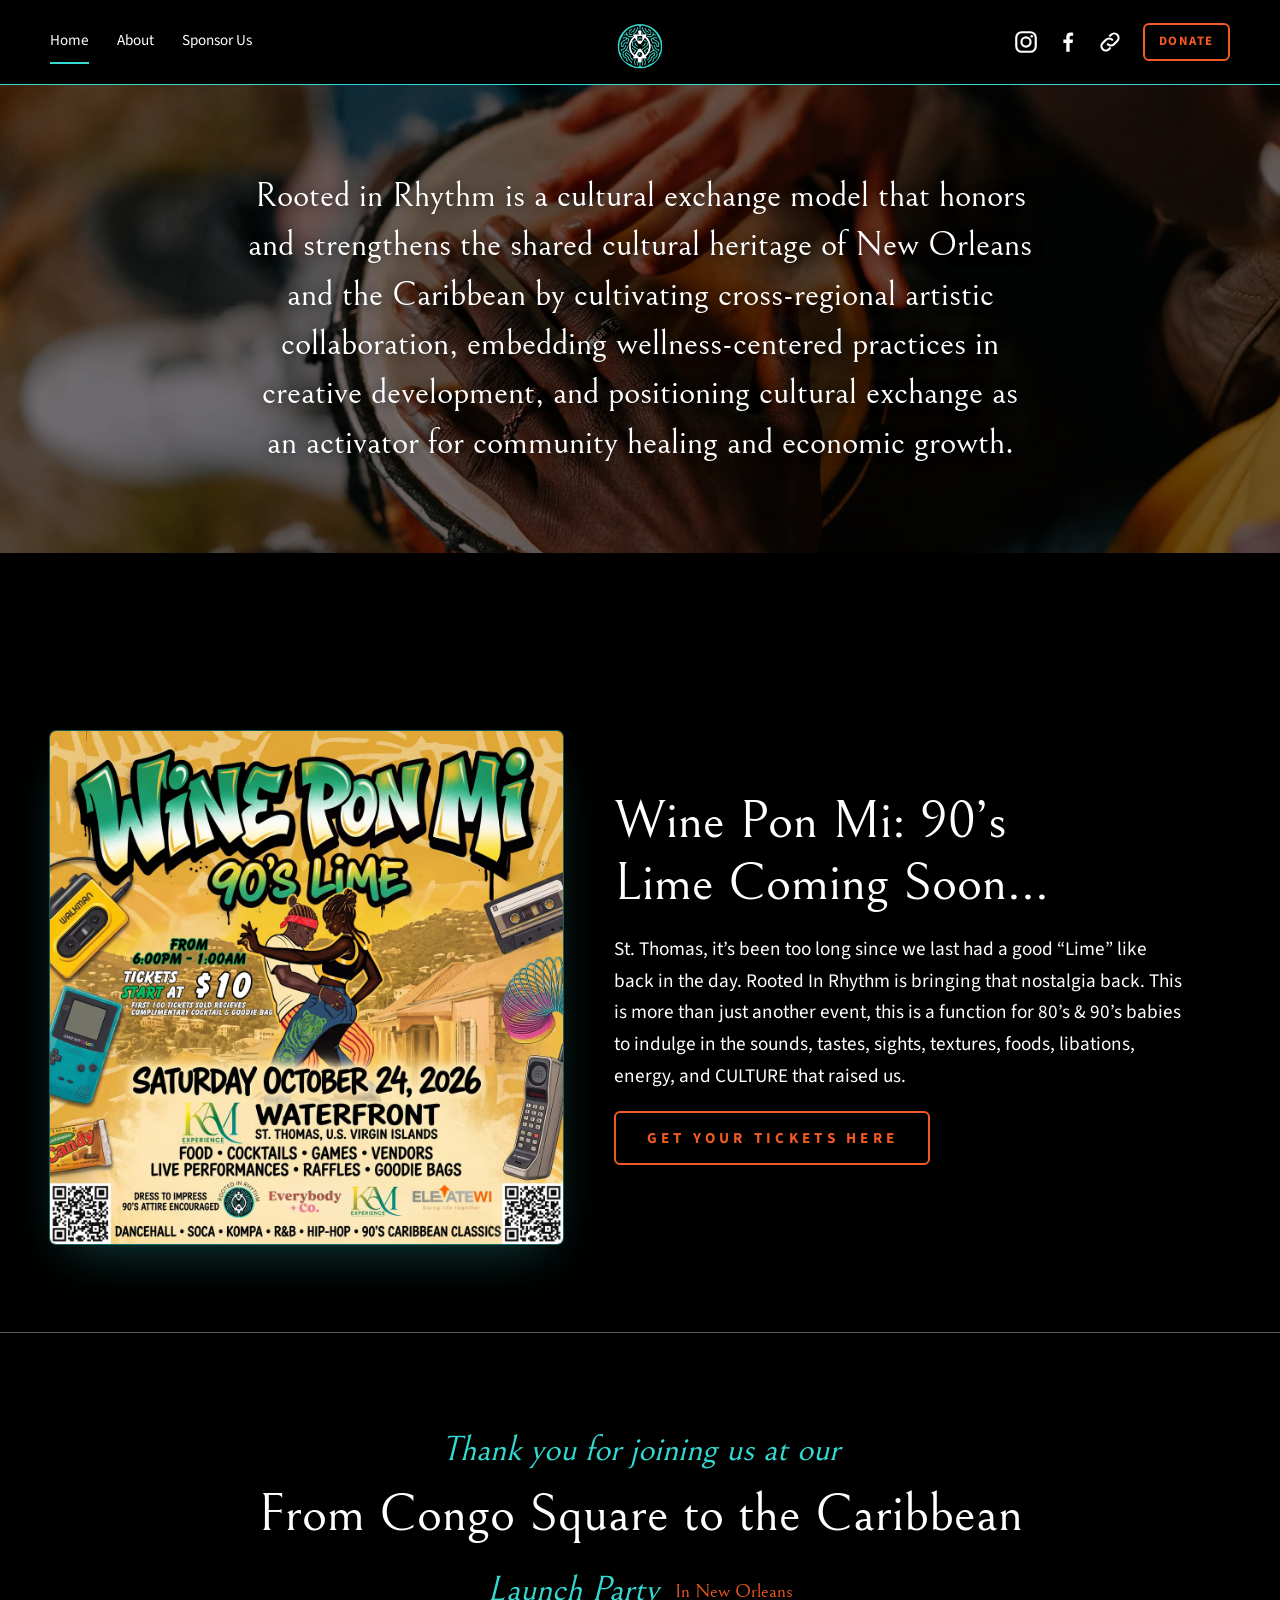
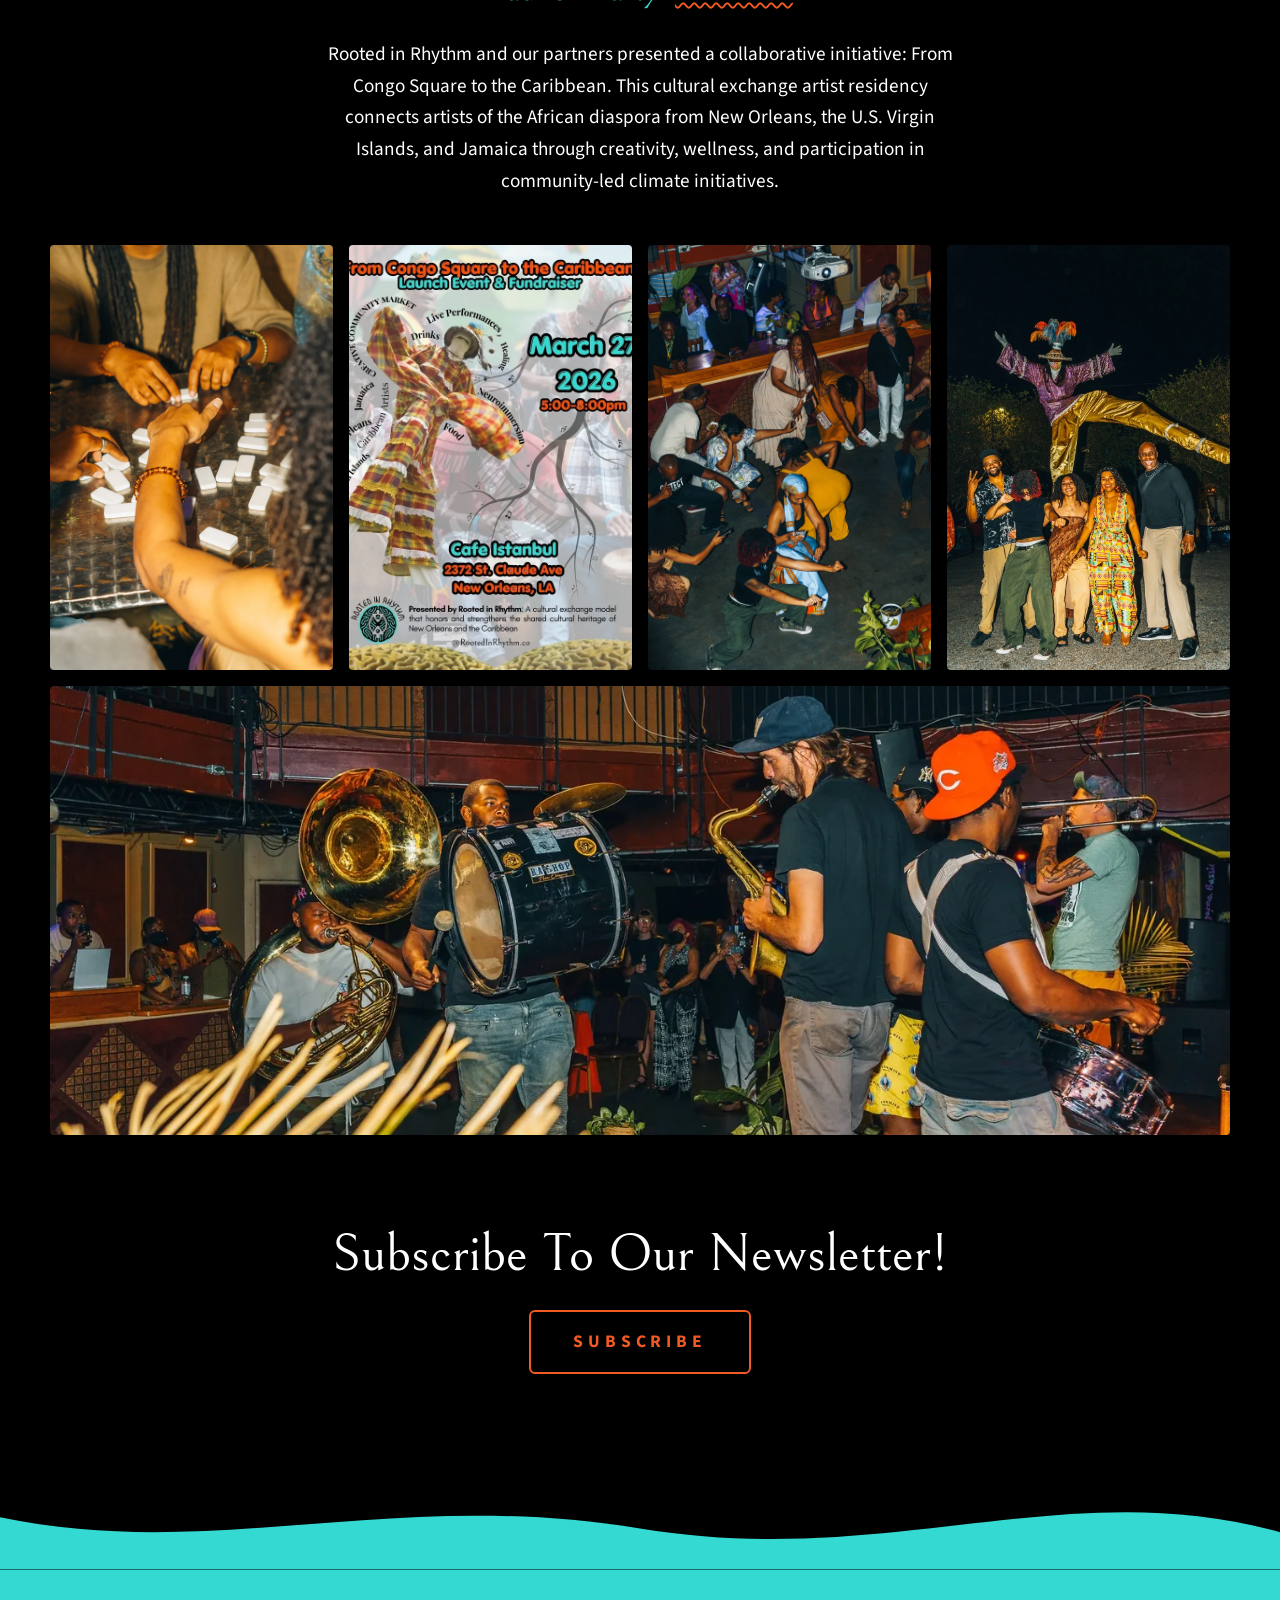
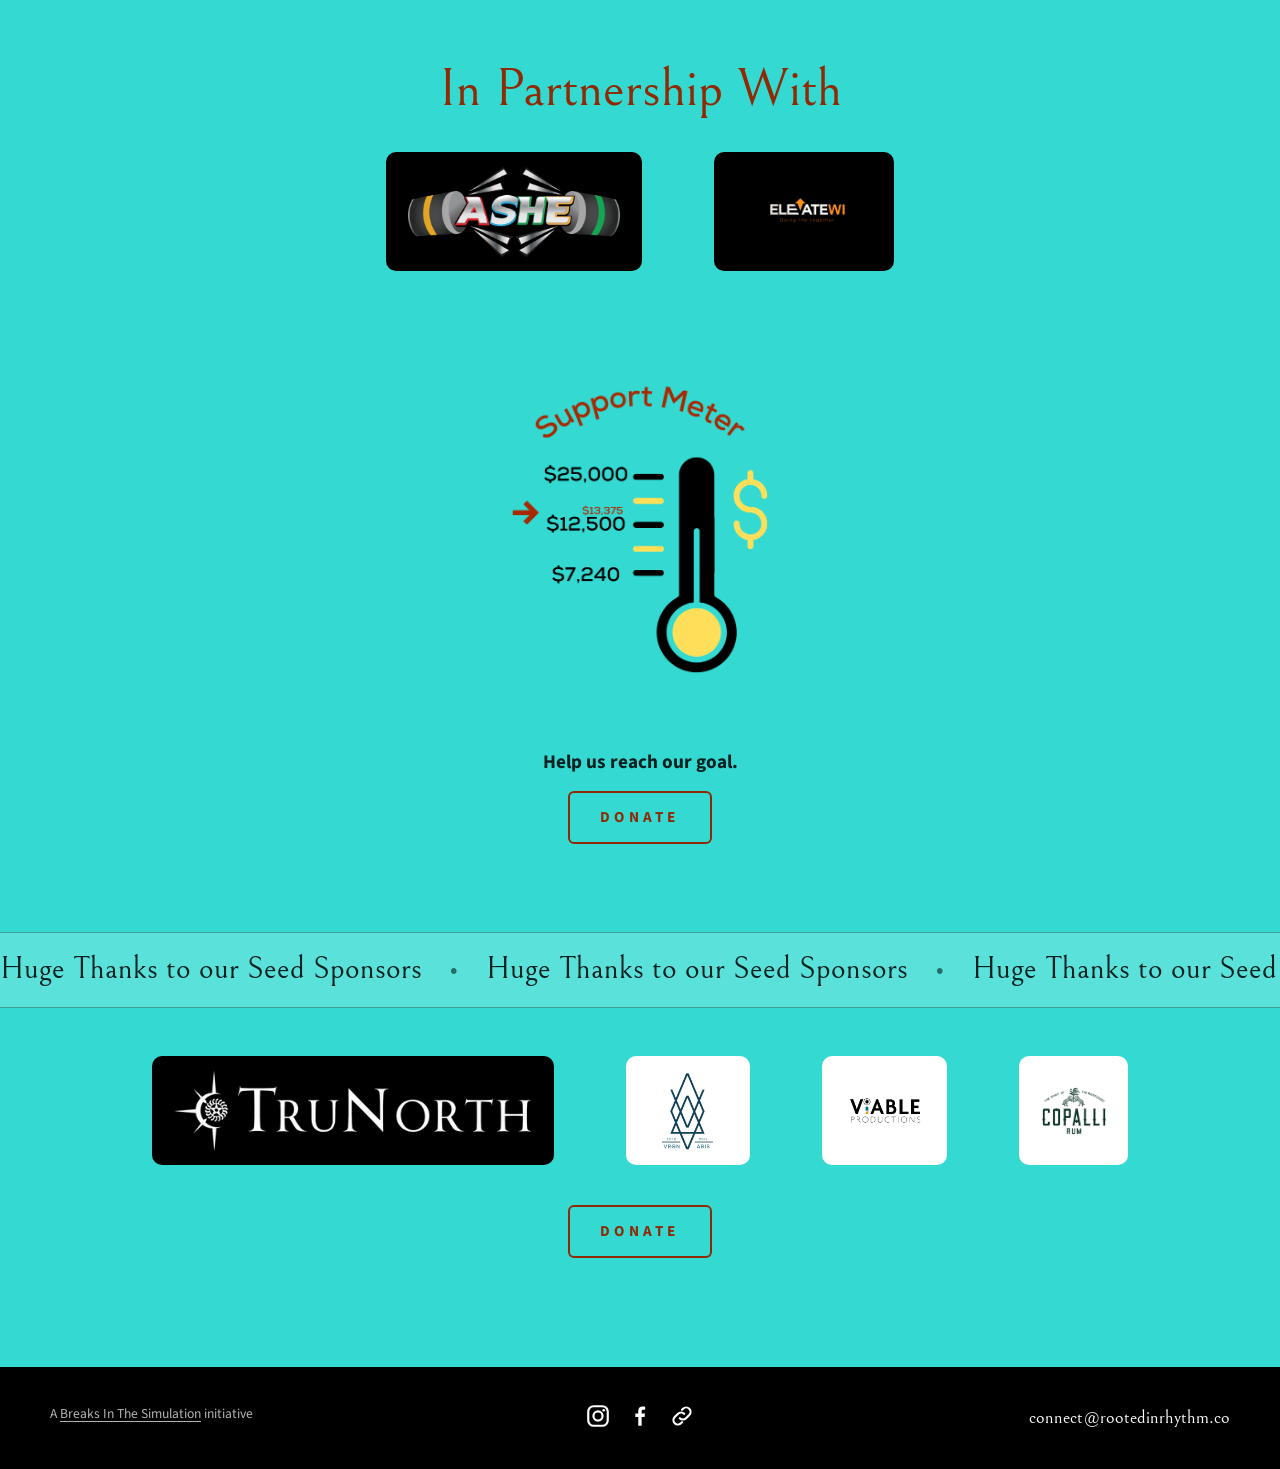
<file: index.html>
<!doctype html>
<html lang="en">
<head>
<meta charset="utf-8">
<meta name="viewport" content="width=device-width, initial-scale=1">
<title>Rooted In Rhythm</title>
<meta name="description" content="Rooted in Rhythm is a cultural exchange model connecting New Orleans and the Caribbean through artist collaboration, wellness and community.">
<meta property="og:site_name" content="Rooted In Rhythm">
<meta property="og:title" content="Rooted In Rhythm">
<meta property="og:description" content="Rooted in Rhythm is a cultural exchange model connecting New Orleans and the Caribbean through artist collaboration, wellness and community.">
<meta property="og:type" content="website">
<meta property="og:image" content="/img/logo.webp">
<meta name="theme-color" content="#000000">
<link rel="icon" href="/img/logo.webp" type="image/webp">
<link rel="preload" href="/fonts/Bellefair-400.woff2" as="font" type="font/woff2" crossorigin>
<link rel="stylesheet" href="/css/site.css">
</head>
<body data-page="home">
<a class="skip" href="#main">Skip to content</a>
<header class="site-header">
<div class="site-header__bar">
<button class="menu-btn" type="button" aria-expanded="false" aria-controls="site-nav" data-menu><span class="menu-btn__bars" aria-hidden="true"></span><span class="sr-only">Menu</span></button>
<nav class="site-nav" id="site-nav" aria-label="Main"><a href="/" aria-current="page">Home</a><a href="/about">About</a><a href="/sponsor-us">Sponsor Us</a></nav>
<a class="brand" href="/"><img src="/img/logo.webp" width="84" height="75" alt="Rooted In Rhythm"></a>
<div class="site-header__right"><div class="social social--head"><a href="https://www.instagram.com/rootedinrhythm.co/" target="_blank" rel="noopener noreferrer" aria-label="Instagram"><svg viewBox="0 0 24 24" aria-hidden="true"><rect x="3" y="3" width="18" height="18" rx="5" fill="none" stroke="currentColor" stroke-width="2"/><circle cx="12" cy="12" r="4.2" fill="none" stroke="currentColor" stroke-width="2"/><circle cx="17.3" cy="6.7" r="1.2" fill="currentColor"/></svg></a><a href="https://www.facebook.com/rootedinrhythm.co" target="_blank" rel="noopener noreferrer" aria-label="Facebook"><svg viewBox="0 0 24 24" aria-hidden="true"><path fill="currentColor" d="M13.5 21v-8h2.7l.4-3.200h-3.100V7.800c0-.9.3-1.500 1.600-1.500h1.700V3.400C16.500 3.300 15.500 3.200 14.400 3.200c-2.400 0-4 1.400-4 4.100v2.500H7.700V13h2.700v8z"/></svg></a><a href="https://substack.com/@rootedinrhythmco" target="_blank" rel="noopener noreferrer" aria-label="Newsletter"><svg viewBox="0 0 24 24" aria-hidden="true"><path fill="none" stroke="currentColor" stroke-width="2" stroke-linecap="round" d="M10 14a4 4 0 0 0 5.700 0l3-3a4 4 0 0 0-5.700-5.700l-1 1M14 10a4 4 0 0 0-5.700 0l-3 3a4 4 0 0 0 5.700 5.700l1-1"/></svg></a></div><a class="btn btn--sm" href="https://www.paypal.com/donate/?hosted_button_id=C93SNBPCQ8GFW" target="_blank" rel="noopener noreferrer">Donate</a></div>
</div>
</header>
<main id="main">

<section class="hero hero--home">
<img class="hero__img" src="/img/hero-home.webp" width="2000" height="1125" alt="" fetchpriority="high">
<div class="hero__shade"></div>
<div class="wrap"><h1 class="hero__mission">Rooted in Rhythm is a cultural exchange model that honors and strengthens the shared cultural heritage of New Orleans and the Caribbean by cultivating cross-regional artistic collaboration, embedding wellness-centered practices in creative development, and positioning cultural exchange as an activator for community healing and economic growth.</h1></div>
</section>
<div class="wave" style="--wave-bg:#000" aria-hidden="true"><svg viewBox="0 0 1440 120" preserveAspectRatio="none"><path fill="#000" d="M0,0 L1440,0 L1440,50 C1200,130 1000,0 720,55 C440,110 240,10 0,70 Z"/></svg></div>
<section class="band band--black event">
<div class="wrap event__grid">
<a class="event__flyer" href="https://www.eventbrite.com/e/wine-pon-mi-90s-lime-tickets-2000869875660?aff=ebdsoporgprofile" target="_blank" rel="noopener noreferrer"><img src="/img/wine-pon-mi.webp" width="1200" height="1200" alt="Wine Pon Mi 90’s Lime flyer: Saturday October 24, 2026, Waterfront, St. Thomas, U.S. Virgin Islands" loading="lazy"></a>
<div class="event__text">
<h2 class="display">Wine Pon Mi: 90’s Lime Coming Soon...</h2>
<p>St. Thomas, it’s been too long since we last had a good “Lime” like back in the day. Rooted In Rhythm is bringing that nostalgia back. This is more than just another event, this is a function for 80’s &amp; 90’s babies to indulge in the sounds, tastes, sights, textures, foods, libations, energy, and CULTURE that raised us.</p>
<p><a class="btn" href="https://www.eventbrite.com/e/wine-pon-mi-90s-lime-tickets-2000869875660?aff=ebdsoporgprofile" target="_blank" rel="noopener noreferrer">Get your tickets here</a></p>
</div>
</div>
</section>
<section class="band band--black launch">
<div class="wrap">
<div class="launch__head">
<p class="script">Thank you for joining us at our</p>
<h2 class="display">From Congo Square to the Caribbean</h2>
<p class="script script--accent">Launch Party <span class="tag">In New Orleans</span></p>
<p class="launch__copy">Rooted in Rhythm and our partners presented a collaborative initiative: From Congo Square to the Caribbean. This cultural exchange artist residency connects artists of the African diaspora from New Orleans, the U.S. Virgin Islands, and Jamaica through creativity, wellness, and participation in community-led climate initiatives.</p>
</div>
<div class="gallery">
<figure class="g g--a"><img src="/img/dominoes.webp" width="1200" height="1800" alt="Hands playing dominoes at the launch party" loading="lazy"></figure>
<figure class="g g--b"><img src="/img/congo-flyer.webp" width="700" height="906" alt="From Congo Square to the Caribbean launch party flyer" loading="lazy"></figure>
<figure class="g g--c"><img src="/img/dancing.webp" width="1200" height="1800" alt="Guests dancing at the launch party, seen from above" loading="lazy"></figure>
<figure class="g g--d"><img src="/img/stilts.webp" width="853" height="1280" alt="A stilt walker and guests at the launch party" loading="lazy"></figure>
<figure class="g g--e"><img src="/img/band.webp" width="1400" height="934" alt="A brass band performing at the launch party" loading="lazy"></figure>
</div>
</div>
</section>
<section class="band band--black news">
<div class="wrap wrap--narrow center">
<h2 class="display">Subscribe To Our Newsletter!</h2>
<p><a class="btn btn--lg" href="https://substack.com/@rootedinrhythmco" target="_blank" rel="noopener noreferrer">Subscribe</a></p>
</div>
</section>
<div class="wave wave--up" style="--wave-bg:#000" aria-hidden="true"><svg viewBox="0 0 1440 120" preserveAspectRatio="none"><path fill="#34dad2" d="M0,120 L1440,120 L1440,70 C1200,-10 1000,120 720,65 C440,10 240,110 0,50 Z"/></svg></div>
<section class="band band--teal partners">
<div class="wrap">
<h2 class="display display--accent center">In Partnership With</h2>
<ul class="logos logos--partners"><li><a class="chip chip--dark" href="https://theashecompany.org/" target="_blank" rel="noopener noreferrer"><img src="/img/ashe.webp" width="600" height="255" alt="The Ashe Company" loading="lazy"></a></li><li><a class="chip chip--dark" href="https://www.wielevate.org/" target="_blank" rel="noopener noreferrer"><img src="/img/elevatewi.webp" width="600" height="400" alt="ElevateWI" loading="lazy"></a></li></ul>
<div class="meter">
<img src="/img/support-meter.webp" width="700" height="875" alt="Support meter: fundraising goal of $25,000" loading="lazy">
<div class="meter__cta"><p>Help us reach our goal.</p><a class="btn btn--dark" href="https://www.paypal.com/donate/?hosted_button_id=B4NMF6TV4ZBCL" target="_blank" rel="noopener noreferrer">Donate</a></div>
</div>
</div>
</section>
<section class="band band--teal sponsors">
<div class="marquee" role="presentation"><div class="marquee__track" aria-hidden="true"><span>Huge Thanks to our Seed Sponsors</span><span class="dot" aria-hidden="true">&bull;</span><span>Huge Thanks to our Seed Sponsors</span><span class="dot" aria-hidden="true">&bull;</span><span>Huge Thanks to our Seed Sponsors</span><span class="dot" aria-hidden="true">&bull;</span><span>Huge Thanks to our Seed Sponsors</span><span class="dot" aria-hidden="true">&bull;</span><span>Huge Thanks to our Seed Sponsors</span><span class="dot" aria-hidden="true">&bull;</span><span>Huge Thanks to our Seed Sponsors</span><span class="dot" aria-hidden="true">&bull;</span><span>Huge Thanks to our Seed Sponsors</span><span class="dot" aria-hidden="true">&bull;</span><span>Huge Thanks to our Seed Sponsors</span><span class="dot" aria-hidden="true">&bull;</span><span>Huge Thanks to our Seed Sponsors</span><span class="dot" aria-hidden="true">&bull;</span><span>Huge Thanks to our Seed Sponsors</span><span class="dot" aria-hidden="true">&bull;</span><span>Huge Thanks to our Seed Sponsors</span><span class="dot" aria-hidden="true">&bull;</span><span>Huge Thanks to our Seed Sponsors</span><span class="dot" aria-hidden="true">&bull;</span></div><p class="sr-only">Huge Thanks to our Seed Sponsors</p></div>
<div class="wrap">
<ul class="logos logos--sponsors"><li><a class="chip chip--dark" href="https://www.trunorth.institute/" target="_blank" rel="noopener noreferrer"><img src="/img/trunorth.webp" width="446" height="100" alt="TruNorth" loading="lazy"></a></li><li><a class="chip chip--light" href="https://www.virginabis.com/" target="_blank" rel="noopener noreferrer"><img src="/img/virgin-abis.webp" width="600" height="600" alt="Virgin ABIS" loading="lazy"></a></li><li><a class="chip chip--light" href="https://www.viableproductions.co/" target="_blank" rel="noopener noreferrer"><img src="/img/viable.webp" width="600" height="600" alt="Viable Productions" loading="lazy"></a></li><li><a class="chip chip--light" href="https://www.copallirum.com/" target="_blank" rel="noopener noreferrer"><img src="/img/copalli.webp" width="600" height="750" alt="Copalli Rum" loading="lazy"></a></li></ul>
<p class="center"><a class="btn btn--dark" href="https://www.paypal.com/donate/?hosted_button_id=C93SNBPCQ8GFW" target="_blank" rel="noopener noreferrer">Donate</a></p>
</div>
</section>
</main>
<footer class="site-footer">
<div class="site-footer__inner">
<div class="social social--foot"><a href="https://www.instagram.com/rootedinrhythm.co/" target="_blank" rel="noopener noreferrer" aria-label="Instagram"><svg viewBox="0 0 24 24" aria-hidden="true"><rect x="3" y="3" width="18" height="18" rx="5" fill="none" stroke="currentColor" stroke-width="2"/><circle cx="12" cy="12" r="4.2" fill="none" stroke="currentColor" stroke-width="2"/><circle cx="17.3" cy="6.7" r="1.2" fill="currentColor"/></svg></a><a href="https://www.facebook.com/rootedinrhythm.co" target="_blank" rel="noopener noreferrer" aria-label="Facebook"><svg viewBox="0 0 24 24" aria-hidden="true"><path fill="currentColor" d="M13.5 21v-8h2.7l.4-3.200h-3.100V7.800c0-.9.3-1.500 1.600-1.500h1.700V3.400C16.500 3.300 15.500 3.200 14.400 3.200c-2.400 0-4 1.400-4 4.100v2.500H7.700V13h2.700v8z"/></svg></a><a href="https://substack.com/@rootedinrhythmco" target="_blank" rel="noopener noreferrer" aria-label="Newsletter"><svg viewBox="0 0 24 24" aria-hidden="true"><path fill="none" stroke="currentColor" stroke-width="2" stroke-linecap="round" d="M10 14a4 4 0 0 0 5.700 0l3-3a4 4 0 0 0-5.700-5.700l-1 1M14 10a4 4 0 0 0-5.700 0l-3 3a4 4 0 0 0 5.700 5.700l1-1"/></svg></a></div>
<p class="site-footer__mail"><a href="mailto:connect@rootedinrhythm.co">connect@rootedinrhythm.co</a></p>
<p class="site-footer__bits">A <a href="https://bits-nola.vercel.app" target="_blank" rel="noopener noreferrer">Breaks In The Simulation</a> initiative</p>
</div>
</footer>
<script src="/js/site.js" defer></script>
</body>
</html>
</file>
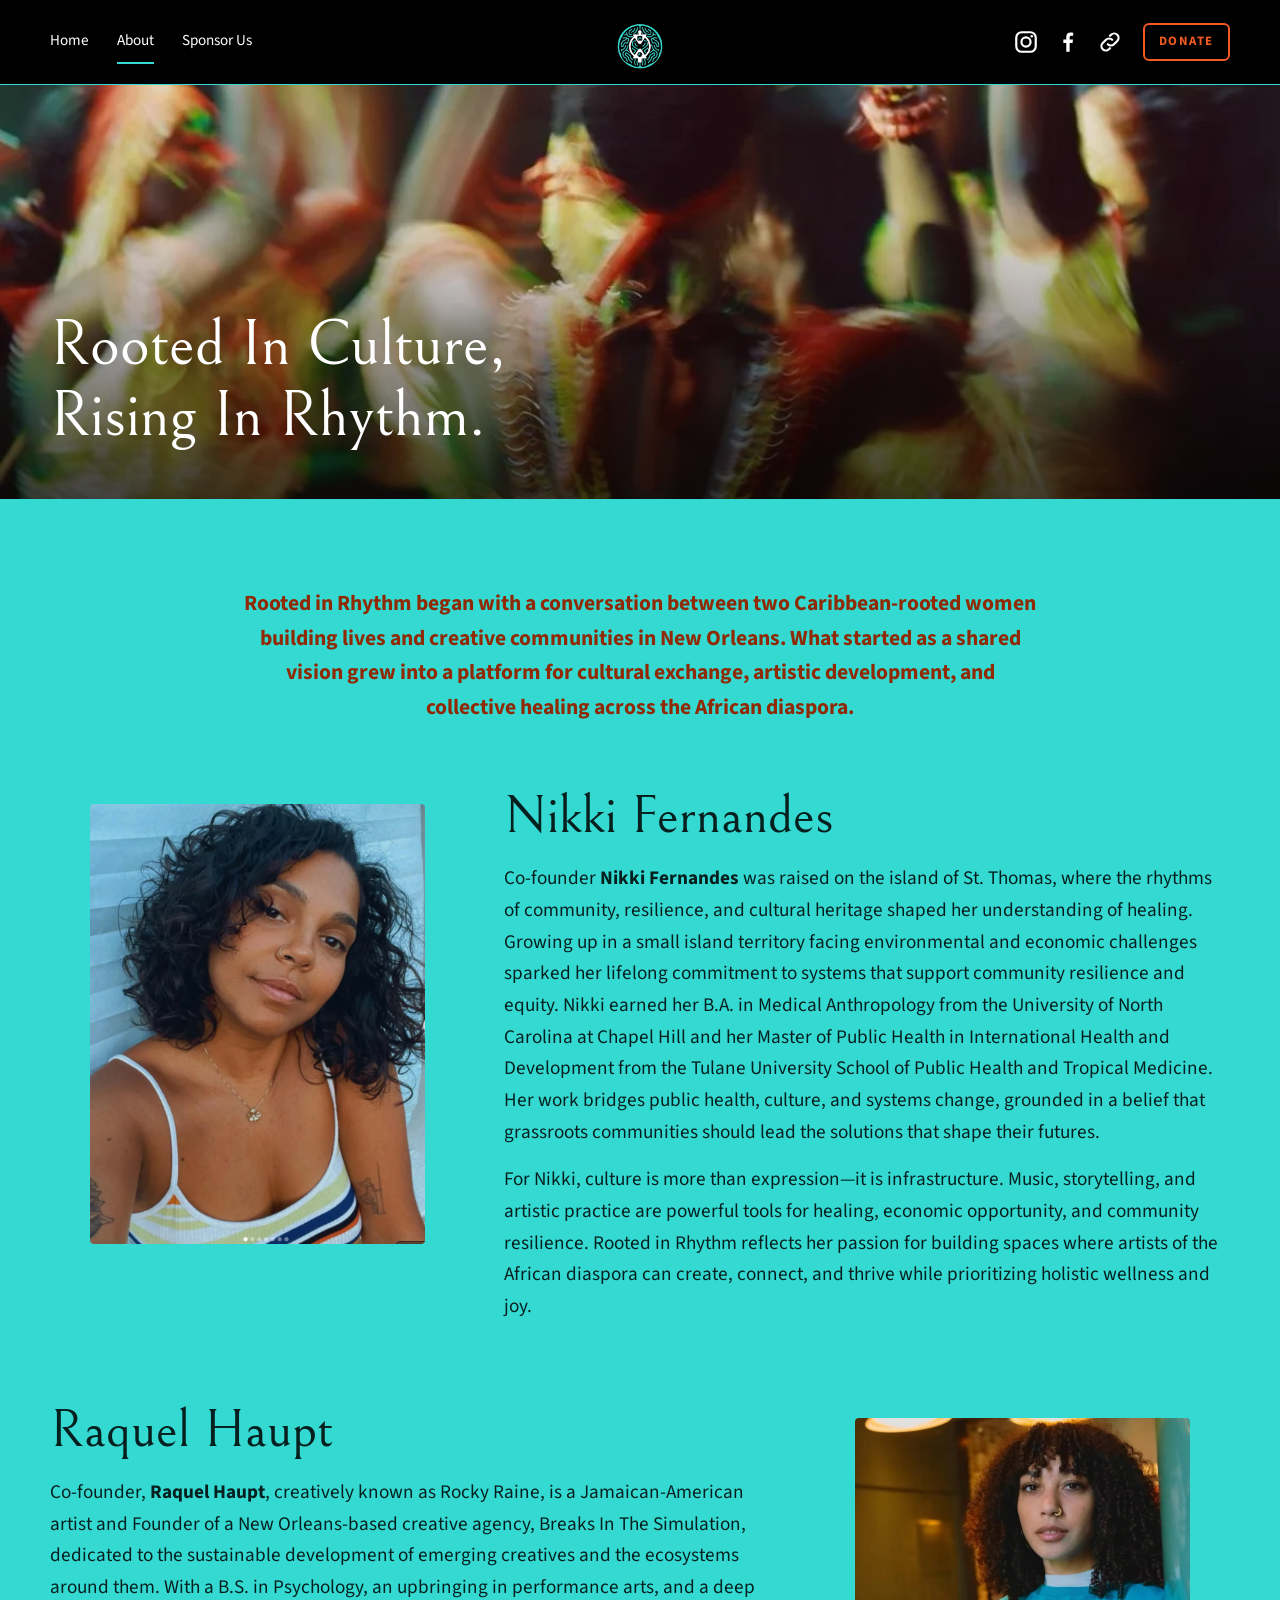
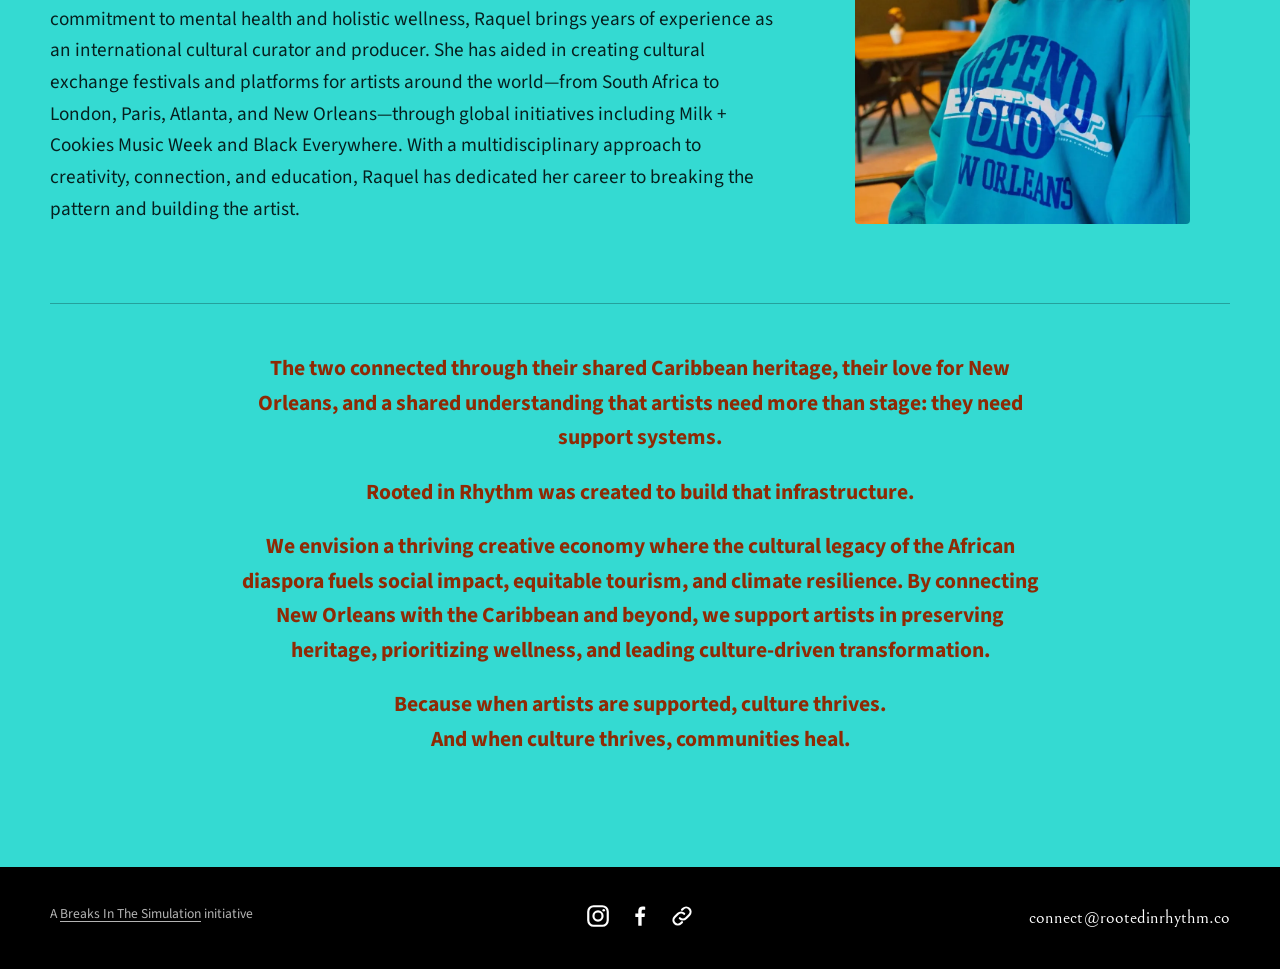
<file: about.html>
<!doctype html>
<html lang="en">
<head>
<meta charset="utf-8">
<meta name="viewport" content="width=device-width, initial-scale=1">
<title>About - Rooted In Rhythm</title>
<meta name="description" content="Rooted in Rhythm began with a conversation between two Caribbean-rooted women building lives and creative communities in New Orleans.">
<meta property="og:site_name" content="Rooted In Rhythm">
<meta property="og:title" content="About - Rooted In Rhythm">
<meta property="og:description" content="Rooted in Rhythm began with a conversation between two Caribbean-rooted women building lives and creative communities in New Orleans.">
<meta property="og:type" content="website">
<meta property="og:image" content="/img/logo.webp">
<meta name="theme-color" content="#000000">
<link rel="icon" href="/img/logo.webp" type="image/webp">
<link rel="preload" href="/fonts/Bellefair-400.woff2" as="font" type="font/woff2" crossorigin>
<link rel="stylesheet" href="/css/site.css">
</head>
<body data-page="about">
<a class="skip" href="#main">Skip to content</a>
<header class="site-header">
<div class="site-header__bar">
<button class="menu-btn" type="button" aria-expanded="false" aria-controls="site-nav" data-menu><span class="menu-btn__bars" aria-hidden="true"></span><span class="sr-only">Menu</span></button>
<nav class="site-nav" id="site-nav" aria-label="Main"><a href="/">Home</a><a href="/about" aria-current="page">About</a><a href="/sponsor-us">Sponsor Us</a></nav>
<a class="brand" href="/"><img src="/img/logo.webp" width="84" height="75" alt="Rooted In Rhythm"></a>
<div class="site-header__right"><div class="social social--head"><a href="https://www.instagram.com/rootedinrhythm.co/" target="_blank" rel="noopener noreferrer" aria-label="Instagram"><svg viewBox="0 0 24 24" aria-hidden="true"><rect x="3" y="3" width="18" height="18" rx="5" fill="none" stroke="currentColor" stroke-width="2"/><circle cx="12" cy="12" r="4.2" fill="none" stroke="currentColor" stroke-width="2"/><circle cx="17.3" cy="6.7" r="1.2" fill="currentColor"/></svg></a><a href="https://www.facebook.com/rootedinrhythm.co" target="_blank" rel="noopener noreferrer" aria-label="Facebook"><svg viewBox="0 0 24 24" aria-hidden="true"><path fill="currentColor" d="M13.5 21v-8h2.7l.4-3.200h-3.100V7.800c0-.9.3-1.500 1.600-1.500h1.700V3.400C16.500 3.300 15.500 3.200 14.400 3.200c-2.400 0-4 1.400-4 4.100v2.500H7.700V13h2.700v8z"/></svg></a><a href="https://substack.com/@rootedinrhythmco" target="_blank" rel="noopener noreferrer" aria-label="Newsletter"><svg viewBox="0 0 24 24" aria-hidden="true"><path fill="none" stroke="currentColor" stroke-width="2" stroke-linecap="round" d="M10 14a4 4 0 0 0 5.700 0l3-3a4 4 0 0 0-5.700-5.700l-1 1M14 10a4 4 0 0 0-5.700 0l-3 3a4 4 0 0 0 5.700 5.700l1-1"/></svg></a></div><a class="btn btn--sm" href="https://www.paypal.com/donate/?hosted_button_id=C93SNBPCQ8GFW" target="_blank" rel="noopener noreferrer">Donate</a></div>
</div>
</header>
<main id="main">

<section class="hero hero--page hero--about">
<img class="hero__img" src="/img/hero-about.webp" width="1200" height="1600" alt="" fetchpriority="high">
<div class="hero__shade hero__shade--bottom"></div>
<div class="wrap"><h1 class="hero__title">Rooted In Culture, Rising In Rhythm.</h1></div>
</section>
<section class="band band--teal about">
<div class="wrap">
<p class="lead lead--accent center">Rooted in Rhythm began with a conversation between two Caribbean-rooted women building lives and creative communities in New Orleans. What started as a shared vision grew into a platform for cultural exchange, artistic development, and collective healing across the African diaspora.</p>
<article class="bio">
<figure><img src="/img/nikki.webp" width="900" height="1180" alt="Nikki Fernandes" loading="lazy"></figure>
<div>
<h2 class="display">Nikki Fernandes</h2>
<p>Co-founder <strong>Nikki Fernandes</strong> was raised on the island of St. Thomas, where the rhythms of community, resilience, and cultural heritage shaped her understanding of healing. Growing up in a small island territory facing environmental and economic challenges sparked her lifelong commitment to systems that support community resilience and equity. Nikki earned her B.A. in Medical Anthropology from the University of North Carolina at Chapel Hill and her Master of Public Health in International Health and Development from the Tulane University School of Public Health and Tropical Medicine. Her work bridges public health, culture, and systems change, grounded in a belief that grassroots communities should lead the solutions that shape their futures.</p>
<p>For Nikki, culture is more than expression—it is infrastructure. Music, storytelling, and artistic practice are powerful tools for healing, economic opportunity, and community resilience. Rooted in Rhythm reflects her passion for building spaces where artists of the African diaspora can create, connect, and thrive while prioritizing holistic wellness and joy.</p>
</div>
</article>
<article class="bio bio--flip">
<figure><img src="/img/raquel.webp" width="900" height="1090" alt="Raquel Haupt, also known as Rocky Raine" loading="lazy"></figure>
<div>
<h2 class="display">Raquel Haupt</h2>
<p>Co-founder, <strong>Raquel Haupt</strong>, creatively known as Rocky Raine, is a Jamaican-American artist and Founder of a New Orleans-based creative agency, Breaks In The Simulation, dedicated to the sustainable development of emerging creatives and the ecosystems around them. With a B.S. in Psychology, an upbringing in performance arts, and a deep commitment to mental health and holistic wellness, Raquel brings years of experience as an international cultural curator and producer. She has aided in creating cultural exchange festivals and platforms for artists around the world—from South Africa to London, Paris, Atlanta, and New Orleans—through global initiatives including Milk + Cookies Music Week and Black Everywhere. With a multidisciplinary approach to creativity, connection, and education, Raquel has dedicated her career to breaking the pattern and building the artist.</p>
</div>
</article>
<div class="closing center">
<p class="lead lead--accent">The two connected through their shared Caribbean heritage, their love for New Orleans, and a shared understanding that artists need more than stage: they need support systems.</p>
<p class="lead lead--accent">Rooted in Rhythm was created to build that infrastructure.</p>
<p class="lead lead--accent">We envision a thriving creative economy where the cultural legacy of the African diaspora fuels social impact, equitable tourism, and climate resilience. By connecting New Orleans with the Caribbean and beyond, we support artists in preserving heritage, prioritizing wellness, and leading culture-driven transformation.</p>
<p class="lead lead--accent">Because when artists are supported, culture thrives.<br>And when culture thrives, communities heal.</p>
</div>
</div>
</section>
</main>
<footer class="site-footer">
<div class="site-footer__inner">
<div class="social social--foot"><a href="https://www.instagram.com/rootedinrhythm.co/" target="_blank" rel="noopener noreferrer" aria-label="Instagram"><svg viewBox="0 0 24 24" aria-hidden="true"><rect x="3" y="3" width="18" height="18" rx="5" fill="none" stroke="currentColor" stroke-width="2"/><circle cx="12" cy="12" r="4.2" fill="none" stroke="currentColor" stroke-width="2"/><circle cx="17.3" cy="6.7" r="1.2" fill="currentColor"/></svg></a><a href="https://www.facebook.com/rootedinrhythm.co" target="_blank" rel="noopener noreferrer" aria-label="Facebook"><svg viewBox="0 0 24 24" aria-hidden="true"><path fill="currentColor" d="M13.5 21v-8h2.7l.4-3.200h-3.100V7.800c0-.9.3-1.500 1.600-1.500h1.700V3.400C16.500 3.300 15.500 3.200 14.400 3.200c-2.400 0-4 1.400-4 4.100v2.500H7.700V13h2.700v8z"/></svg></a><a href="https://substack.com/@rootedinrhythmco" target="_blank" rel="noopener noreferrer" aria-label="Newsletter"><svg viewBox="0 0 24 24" aria-hidden="true"><path fill="none" stroke="currentColor" stroke-width="2" stroke-linecap="round" d="M10 14a4 4 0 0 0 5.700 0l3-3a4 4 0 0 0-5.700-5.700l-1 1M14 10a4 4 0 0 0-5.700 0l-3 3a4 4 0 0 0 5.700 5.700l1-1"/></svg></a></div>
<p class="site-footer__mail"><a href="mailto:connect@rootedinrhythm.co">connect@rootedinrhythm.co</a></p>
<p class="site-footer__bits">A <a href="https://bits-nola.vercel.app" target="_blank" rel="noopener noreferrer">Breaks In The Simulation</a> initiative</p>
</div>
</footer>
<script src="/js/site.js" defer></script>
</body>
</html>
</file>
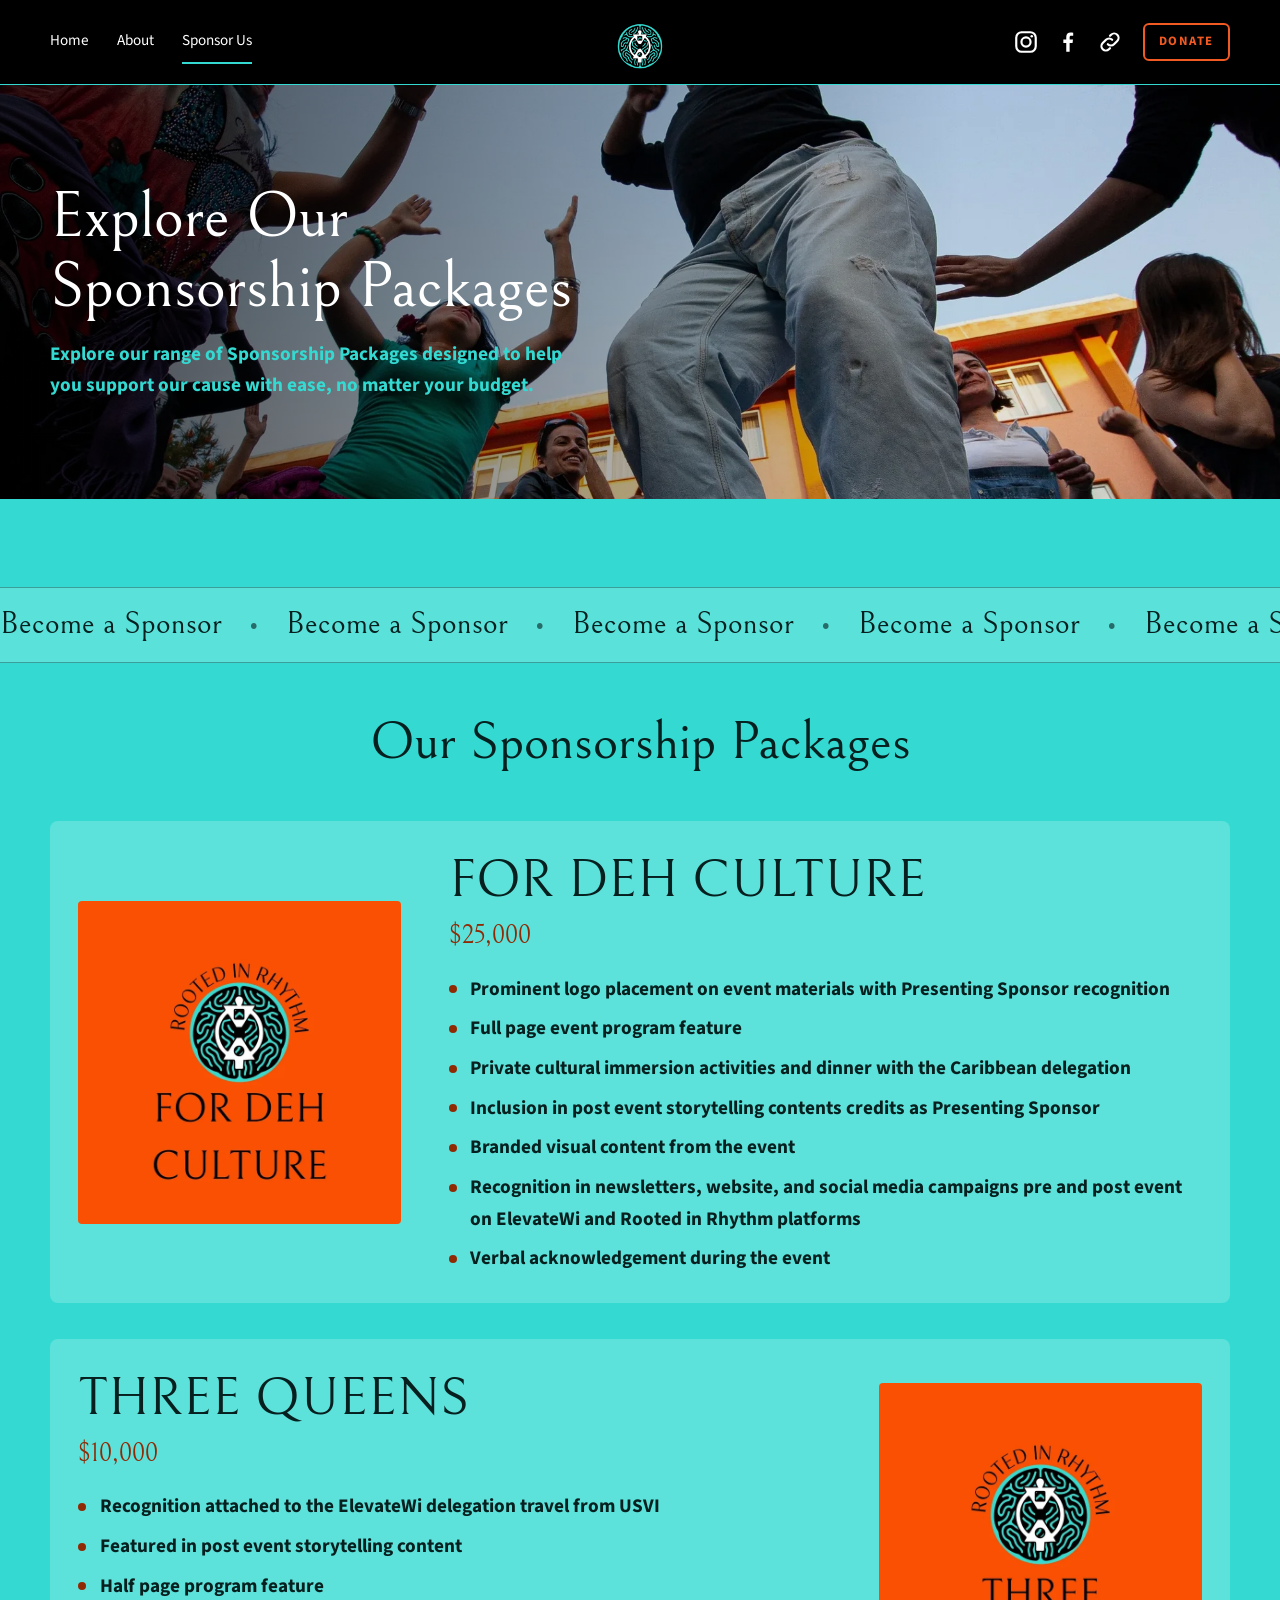
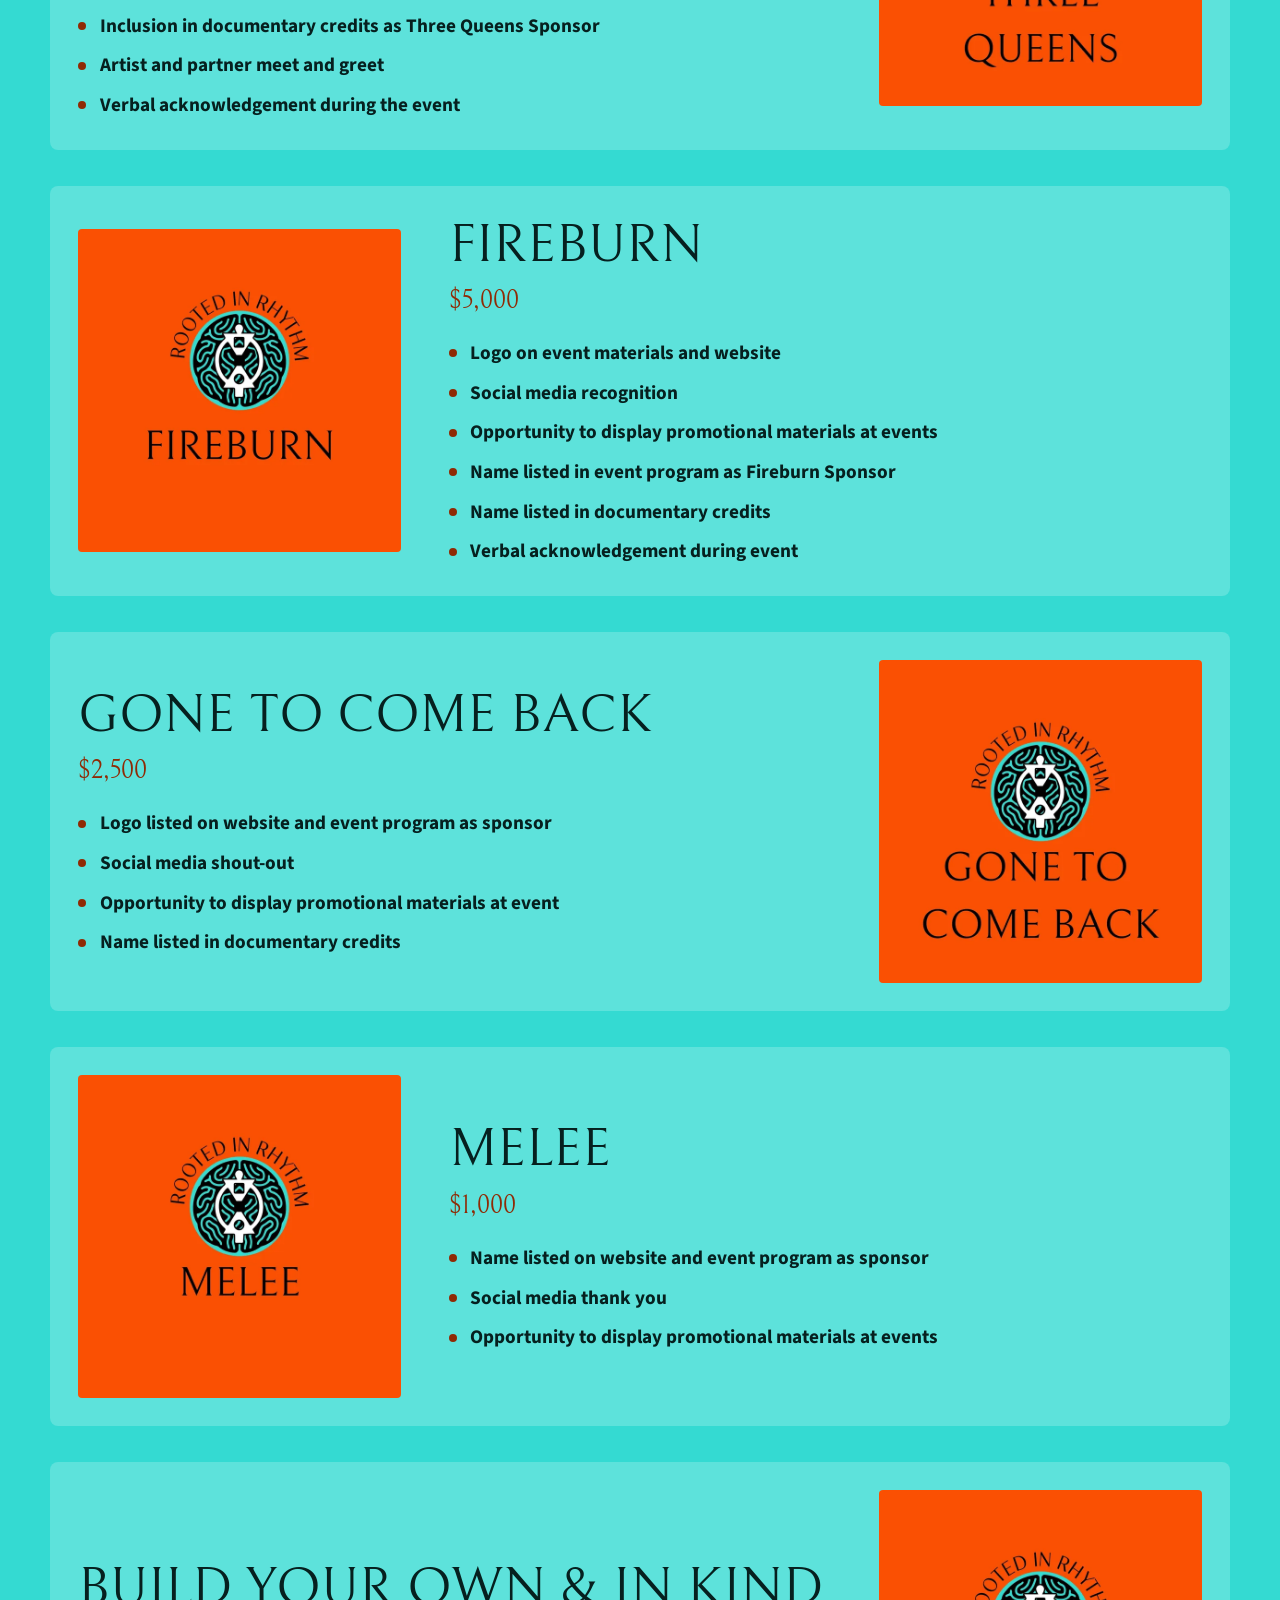
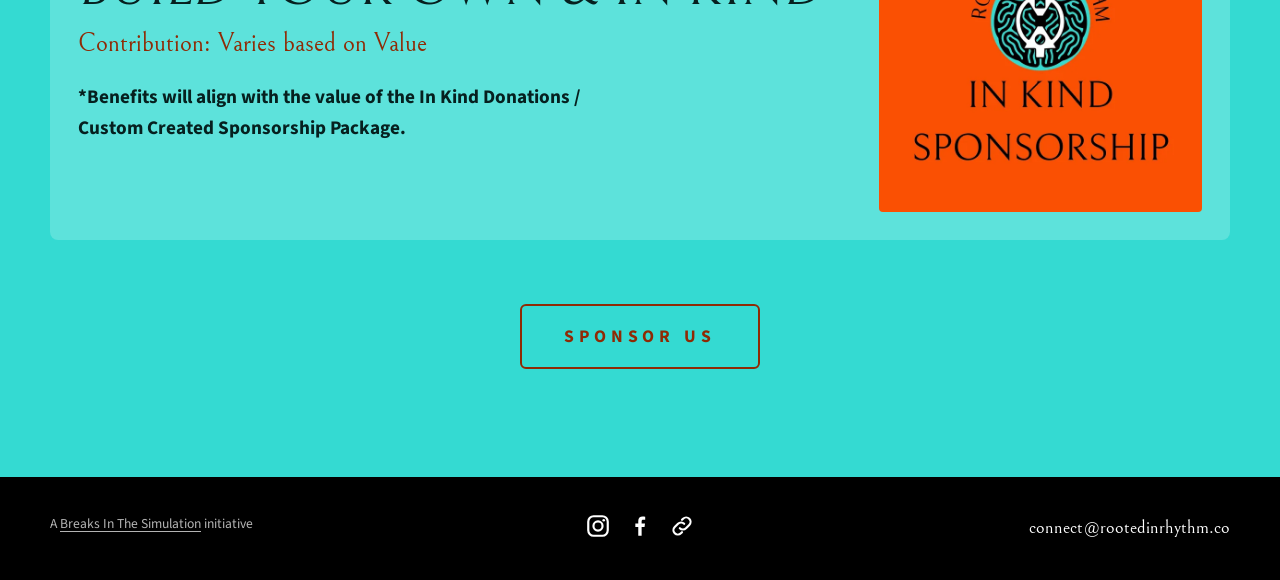
<file: sponsor-us.html>
<!doctype html>
<html lang="en">
<head>
<meta charset="utf-8">
<meta name="viewport" content="width=device-width, initial-scale=1">
<title>Sponsor Us - Rooted In Rhythm</title>
<meta name="description" content="Explore our range of Sponsorship Packages designed to help you support our cause with ease, no matter your budget.">
<meta property="og:site_name" content="Rooted In Rhythm">
<meta property="og:title" content="Sponsor Us - Rooted In Rhythm">
<meta property="og:description" content="Explore our range of Sponsorship Packages designed to help you support our cause with ease, no matter your budget.">
<meta property="og:type" content="website">
<meta property="og:image" content="/img/logo.webp">
<meta name="theme-color" content="#000000">
<link rel="icon" href="/img/logo.webp" type="image/webp">
<link rel="preload" href="/fonts/Bellefair-400.woff2" as="font" type="font/woff2" crossorigin>
<link rel="stylesheet" href="/css/site.css">
</head>
<body data-page="sponsor">
<a class="skip" href="#main">Skip to content</a>
<header class="site-header">
<div class="site-header__bar">
<button class="menu-btn" type="button" aria-expanded="false" aria-controls="site-nav" data-menu><span class="menu-btn__bars" aria-hidden="true"></span><span class="sr-only">Menu</span></button>
<nav class="site-nav" id="site-nav" aria-label="Main"><a href="/">Home</a><a href="/about">About</a><a href="/sponsor-us" aria-current="page">Sponsor Us</a></nav>
<a class="brand" href="/"><img src="/img/logo.webp" width="84" height="75" alt="Rooted In Rhythm"></a>
<div class="site-header__right"><div class="social social--head"><a href="https://www.instagram.com/rootedinrhythm.co/" target="_blank" rel="noopener noreferrer" aria-label="Instagram"><svg viewBox="0 0 24 24" aria-hidden="true"><rect x="3" y="3" width="18" height="18" rx="5" fill="none" stroke="currentColor" stroke-width="2"/><circle cx="12" cy="12" r="4.2" fill="none" stroke="currentColor" stroke-width="2"/><circle cx="17.3" cy="6.7" r="1.2" fill="currentColor"/></svg></a><a href="https://www.facebook.com/rootedinrhythm.co" target="_blank" rel="noopener noreferrer" aria-label="Facebook"><svg viewBox="0 0 24 24" aria-hidden="true"><path fill="currentColor" d="M13.5 21v-8h2.7l.4-3.200h-3.100V7.800c0-.9.3-1.500 1.600-1.500h1.700V3.400C16.500 3.300 15.500 3.200 14.400 3.200c-2.400 0-4 1.400-4 4.100v2.500H7.700V13h2.700v8z"/></svg></a><a href="https://substack.com/@rootedinrhythmco" target="_blank" rel="noopener noreferrer" aria-label="Newsletter"><svg viewBox="0 0 24 24" aria-hidden="true"><path fill="none" stroke="currentColor" stroke-width="2" stroke-linecap="round" d="M10 14a4 4 0 0 0 5.700 0l3-3a4 4 0 0 0-5.700-5.700l-1 1M14 10a4 4 0 0 0-5.700 0l-3 3a4 4 0 0 0 5.700 5.700l1-1"/></svg></a></div><a class="btn btn--sm" href="https://www.paypal.com/donate/?hosted_button_id=C93SNBPCQ8GFW" target="_blank" rel="noopener noreferrer">Donate</a></div>
</div>
</header>
<main id="main">

<section class="hero hero--page hero--sponsor">
<img class="hero__img" src="/img/hero-sponsor.webp" width="2000" height="1125" alt="" fetchpriority="high">
<div class="hero__shade hero__shade--left"></div>
<div class="wrap hero__copy"><h1 class="hero__title">Explore Our Sponsorship Packages</h1><p class="hero__sub">Explore our range of Sponsorship Packages designed to help you support our cause with ease, no matter your budget.</p></div>
</section>
<section class="band band--teal sponsor">
<div class="marquee" role="presentation"><div class="marquee__track" aria-hidden="true"><span>Become a Sponsor</span><span class="dot" aria-hidden="true">&bull;</span><span>Become a Sponsor</span><span class="dot" aria-hidden="true">&bull;</span><span>Become a Sponsor</span><span class="dot" aria-hidden="true">&bull;</span><span>Become a Sponsor</span><span class="dot" aria-hidden="true">&bull;</span><span>Become a Sponsor</span><span class="dot" aria-hidden="true">&bull;</span><span>Become a Sponsor</span><span class="dot" aria-hidden="true">&bull;</span><span>Become a Sponsor</span><span class="dot" aria-hidden="true">&bull;</span><span>Become a Sponsor</span><span class="dot" aria-hidden="true">&bull;</span><span>Become a Sponsor</span><span class="dot" aria-hidden="true">&bull;</span><span>Become a Sponsor</span><span class="dot" aria-hidden="true">&bull;</span><span>Become a Sponsor</span><span class="dot" aria-hidden="true">&bull;</span><span>Become a Sponsor</span><span class="dot" aria-hidden="true">&bull;</span></div><p class="sr-only">Become a Sponsor</p></div>
<div class="wrap">
<h2 class="display center">Our Sponsorship Packages</h2>
<div class="tiers">
<article class="tier"><figure><img src="/img/tier-1.webp" width="700" height="700" alt="For Deh Culture sponsorship tier" loading="lazy"></figure><div><h3 class="display tier__name">FOR DEH CULTURE</h3><p class="tier__price">$25,000</p><ul class="ticks"><li>Prominent logo placement on event materials with Presenting Sponsor recognition</li><li>Full page event program feature</li><li>Private cultural immersion activities and dinner with the Caribbean delegation</li><li>Inclusion in post event storytelling contents credits as Presenting Sponsor</li><li>Branded visual content from the event</li><li>Recognition in newsletters, website, and social media campaigns pre and post event on ElevateWi and Rooted in Rhythm platforms</li><li>Verbal acknowledgement during the event</li></ul></div></article><article class="tier"><figure><img src="/img/tier-2.webp" width="700" height="700" alt="Three Queens sponsorship tier" loading="lazy"></figure><div><h3 class="display tier__name">THREE QUEENS</h3><p class="tier__price">$10,000</p><ul class="ticks"><li>Recognition attached to the ElevateWi delegation travel from USVI</li><li>Featured in post event storytelling content</li><li>Half page program feature</li><li>Inclusion in documentary credits as Three Queens Sponsor</li><li>Artist and partner meet and greet</li><li>Verbal acknowledgement during the event</li></ul></div></article><article class="tier"><figure><img src="/img/tier-3.webp" width="700" height="700" alt="Fireburn sponsorship tier" loading="lazy"></figure><div><h3 class="display tier__name">FIREBURN</h3><p class="tier__price">$5,000</p><ul class="ticks"><li>Logo on event materials and website</li><li>Social media recognition</li><li>Opportunity to display promotional materials at events</li><li>Name listed in event program as Fireburn Sponsor</li><li>Name listed in documentary credits</li><li>Verbal acknowledgement during event</li></ul></div></article><article class="tier"><figure><img src="/img/tier-4.webp" width="700" height="700" alt="Gone To Come Back sponsorship tier" loading="lazy"></figure><div><h3 class="display tier__name">GONE TO COME BACK</h3><p class="tier__price">$2,500</p><ul class="ticks"><li>Logo listed on website and event program as sponsor</li><li>Social media shout-out</li><li>Opportunity to display promotional materials at event</li><li>Name listed in documentary credits</li></ul></div></article><article class="tier"><figure><img src="/img/tier-5.webp" width="700" height="700" alt="Melee sponsorship tier" loading="lazy"></figure><div><h3 class="display tier__name">MELEE</h3><p class="tier__price">$1,000</p><ul class="ticks"><li>Name listed on website and event program as sponsor</li><li>Social media thank you</li><li>Opportunity to display promotional materials at events</li></ul></div></article>
<article class="tier tier--last"><figure><img src="/img/tier-6.webp" width="700" height="700" alt="In kind sponsorship" loading="lazy"></figure>
<div><h3 class="display tier__name">BUILD YOUR OWN &amp; IN KIND</h3><p class="tier__price">Contribution: Varies based on Value</p><p class="tier__note">*Benefits will align with the value of the In Kind Donations / Custom Created Sponsorship Package.</p></div></article>
</div>
<p class="center"><a class="btn btn--lg btn--dark" href="https://www.paypal.com/donate/?hosted_button_id=C93SNBPCQ8GFW" target="_blank" rel="noopener noreferrer">Sponsor Us</a></p>
</div>
</section>
</main>
<footer class="site-footer">
<div class="site-footer__inner">
<div class="social social--foot"><a href="https://www.instagram.com/rootedinrhythm.co/" target="_blank" rel="noopener noreferrer" aria-label="Instagram"><svg viewBox="0 0 24 24" aria-hidden="true"><rect x="3" y="3" width="18" height="18" rx="5" fill="none" stroke="currentColor" stroke-width="2"/><circle cx="12" cy="12" r="4.2" fill="none" stroke="currentColor" stroke-width="2"/><circle cx="17.3" cy="6.7" r="1.2" fill="currentColor"/></svg></a><a href="https://www.facebook.com/rootedinrhythm.co" target="_blank" rel="noopener noreferrer" aria-label="Facebook"><svg viewBox="0 0 24 24" aria-hidden="true"><path fill="currentColor" d="M13.5 21v-8h2.7l.4-3.200h-3.100V7.800c0-.9.3-1.500 1.600-1.500h1.700V3.400C16.500 3.300 15.500 3.200 14.400 3.200c-2.400 0-4 1.400-4 4.100v2.500H7.700V13h2.700v8z"/></svg></a><a href="https://substack.com/@rootedinrhythmco" target="_blank" rel="noopener noreferrer" aria-label="Newsletter"><svg viewBox="0 0 24 24" aria-hidden="true"><path fill="none" stroke="currentColor" stroke-width="2" stroke-linecap="round" d="M10 14a4 4 0 0 0 5.700 0l3-3a4 4 0 0 0-5.700-5.700l-1 1M14 10a4 4 0 0 0-5.700 0l-3 3a4 4 0 0 0 5.700 5.700l1-1"/></svg></a></div>
<p class="site-footer__mail"><a href="mailto:connect@rootedinrhythm.co">connect@rootedinrhythm.co</a></p>
<p class="site-footer__bits">A <a href="https://bits-nola.vercel.app" target="_blank" rel="noopener noreferrer">Breaks In The Simulation</a> initiative</p>
</div>
</footer>
<script src="/js/site.js" defer></script>
</body>
</html>
</file>
<file: css/site.css>
/* Rooted In Rhythm: same look as the Squarespace site (black / teal / orange, Bellefair + Source Sans),
   with a consistent gutter, a 1180px content measure and tighter vertical rhythm. */
@font-face { font-family: "Bellefair"; src: url("/fonts/Bellefair-400.woff2") format("woff2"); font-weight: 400; font-display: swap; }
@font-face { font-family: "Source Sans 3"; src: url("/fonts/SourceSans3-400.woff2") format("woff2"); font-weight: 400; font-display: swap; }
@font-face { font-family: "Source Sans 3"; src: url("/fonts/SourceSans3-700.woff2") format("woff2"); font-weight: 700; font-display: swap; }

:root {
  --black: #000; --white: #fff;
  --teal: #34dad2; --orange: #f15a22; --tile: #fa5003;
  --orange-ink: #8f2a05;           /* orange for text on teal (AA contrast) */
  --ink-teal: #06201f;
  --gutter: clamp(1.25rem, 5vw, 3rem); --measure: 1180px; --narrow: 760px;
  --band: clamp(3rem, 7vw, 5.5rem);
  --head: "Bellefair", Georgia, serif; --body: "Source Sans 3", "Source Sans Pro", system-ui, sans-serif;
  --header-h: 84px;
}
* { box-sizing: border-box; }
html { scroll-behavior: smooth; }
body { margin: 0; background: var(--black); color: var(--white); font-family: var(--body); font-size: clamp(1.0625rem, 1rem + 0.25vw, 1.25rem); line-height: 1.65; -webkit-font-smoothing: antialiased; }
img { display: block; max-width: 100%; height: auto; }
a { color: inherit; }
:focus-visible { outline: 3px solid var(--orange); outline-offset: 3px; }
.sr-only { position: absolute; width: 1px; height: 1px; margin: -1px; padding: 0; overflow: hidden; clip: rect(0 0 0 0); white-space: nowrap; border: 0; }
.skip { position: absolute; left: 1rem; top: -4rem; z-index: 100; background: #fff; color: #000; padding: .6rem 1rem; }
.skip:focus { top: .75rem; }
.wrap { width: 100%; max-width: calc(var(--measure) + var(--gutter) * 2); margin: 0 auto; padding: 0 var(--gutter); }
.wrap--narrow { max-width: calc(var(--narrow) + var(--gutter) * 2); }
.center { text-align: center; }

/* ---- header ------------------------------------------------------------------------------------ */
.site-header { position: sticky; top: 0; z-index: 50; background: rgba(0,0,0,.88); backdrop-filter: blur(6px); border-bottom: 1px solid var(--teal); }
.site-header__bar { display: grid; grid-template-columns: 1fr auto 1fr; align-items: center; gap: 1rem; min-height: var(--header-h); max-width: calc(var(--measure) + var(--gutter) * 2); margin: 0 auto; padding: 0 var(--gutter); }
.brand img { width: 72px; height: auto; }
.site-nav { display: flex; gap: 1.75rem; font-size: .95rem; }
.site-nav a { text-decoration: none; padding: .5rem 0; border-bottom: 2px solid transparent; }
.site-nav a:hover, .site-nav a[aria-current="page"] { border-bottom-color: var(--teal); }
.site-header__right { display: flex; align-items: center; justify-content: flex-end; gap: 1.25rem; }
.social { display: flex; gap: 1rem; }
.social a { display: inline-flex; width: 26px; height: 26px; color: var(--white); }
.social a:hover { color: var(--teal); }
.social svg { width: 100%; height: 100%; }
.menu-btn { display: none; width: 44px; height: 44px; padding: 0; background: none; border: 1px solid var(--orange); color: var(--orange); cursor: pointer; align-items: center; justify-content: center; }
.menu-btn__bars, .menu-btn__bars::before, .menu-btn__bars::after { display: block; width: 20px; height: 2px; background: currentColor; content: ""; position: relative; }
.menu-btn__bars::before { position: absolute; top: -6px; } .menu-btn__bars::after { position: absolute; top: 6px; }
@media (max-width: 52rem) {
  .site-header__bar { grid-template-columns: 44px 1fr auto; }
  .menu-btn { display: inline-flex; }
  .brand { justify-self: center; grid-column: 2; grid-row: 1; }
  .site-nav { position: absolute; top: 100%; left: 0; right: 0; flex-direction: column; gap: 0; padding: .5rem var(--gutter) 1rem; background: #000; border-bottom: 1px solid var(--teal); display: none; font-size: 1.1rem; }
  .menu-open .site-nav { display: flex; }
  .site-nav a { padding: .85rem 0; }
  .social--head { display: none; }
  .brand img { width: 60px; }
}

/* ---- type & buttons ---------------------------------------------------------------------------- */
.display { font-family: var(--head); font-weight: 400; font-size: clamp(2rem, 1.3rem + 2.6vw, 3.4rem); line-height: 1.15; margin: 0 0 1rem; text-wrap: balance; }
.display--accent { color: var(--orange-ink); }
.script { font-family: var(--head); font-style: italic; font-size: clamp(1.5rem, 1.1rem + 1.6vw, 2.2rem); margin: 0 0 .25rem; color: var(--teal); }
.script--accent { margin-top: .25rem; }
.tag { display: inline-block; margin-left: .35em; font-size: .55em; font-style: normal; color: var(--orange); text-decoration: underline wavy var(--orange) 1.5px; text-underline-offset: .25em; vertical-align: .15em; }
.lead { font-size: clamp(1.1rem, 1rem + .5vw, 1.35rem); line-height: 1.6; margin: 0 0 1.25rem; }
.lead--accent { color: var(--orange-ink); font-weight: 700; }
.btn { display: inline-block; padding: .8em 2em; font-family: var(--body); font-weight: 700; font-size: .95rem; letter-spacing: .28em; text-transform: uppercase; text-decoration: none; color: var(--orange); border: 2px solid var(--orange); border-radius: 6px; background: transparent; transition: background-color .15s, color .15s; text-align: center; }
.btn:hover { background: var(--orange); color: #000; }
.btn--sm { padding: .5em 1.1em; font-size: .8rem; letter-spacing: .12em; }
.btn--lg { font-size: 1.1rem; padding: .9em 2.4em; }
.btn--dark { color: var(--orange-ink); border-color: var(--orange-ink); }
.btn--dark:hover { background: var(--orange-ink); color: #fff; }

/* ---- bands & waves ----------------------------------------------------------------------------- */
.band { padding: var(--band) 0; }
.band--black { background: var(--black); }
.band--teal { background: var(--teal); color: var(--ink-teal); }
.wave { display: block; line-height: 0; background: var(--wave-bg, #000); }
.wave svg { display: block; width: 100%; height: clamp(40px, 7vw, 100px); }
.wave--up { margin-top: calc(-1px); }

/* ---- heroes ------------------------------------------------------------------------------------ */
.hero { position: relative; isolation: isolate; display: flex; align-items: center; min-height: clamp(320px, 52vh, 560px); padding: 3rem 0; overflow: hidden; background: #000; }
.hero__img { position: absolute; inset: 0; z-index: -2; width: 100%; height: 100%; object-fit: cover; }
.hero__shade { position: absolute; inset: 0; z-index: -1; background: rgba(0,0,0,.55); }
.hero__mission { font-family: var(--head); font-weight: 400; font-size: clamp(1.35rem, 1rem + 1.6vw, 2.2rem); line-height: 1.4; max-width: 56rem; margin: 0 auto; text-align: center; text-wrap: balance; text-shadow: 0 1px 12px rgba(0,0,0,.6); }
.hero--page { align-items: flex-end; min-height: clamp(280px, 46vh, 480px); }
.hero--about .hero__img { object-position: center 40%; }
.hero__shade--bottom { background: linear-gradient(to top, rgba(0,0,0,.7), rgba(0,0,0,.05) 70%); }
.hero__shade--left { background: linear-gradient(to right, rgba(0,0,0,.72), rgba(0,0,0,.1) 75%); }
.hero__title { font-family: var(--head); font-weight: 400; font-size: clamp(2.1rem, 1.2rem + 3.6vw, 4rem); line-height: 1.1; margin: 0; max-width: 22ch; text-wrap: balance; }
.hero--sponsor { align-items: center; }
.hero__sub { max-width: 32rem; margin: 1rem 0 0; font-weight: 700; color: var(--teal); }

/* ---- home -------------------------------------------------------------------------------------- */
.event__grid { display: grid; gap: clamp(1.5rem, 4vw, 3.5rem); align-items: center; }
@media (min-width: 52rem) { .event__grid { grid-template-columns: minmax(0, 5fr) minmax(0, 6fr); } }
.event__flyer img { width: 100%; border-radius: 6px; box-shadow: 0 0 0 1px rgba(52,218,210,.4), 0 20px 50px -20px rgba(52,218,210,.35); }
.event__text p { max-width: 36rem; }
.launch { border-top: 1px solid rgba(255,255,255,.35); margin-top: 0; }
.launch__head { max-width: 52rem; margin: 0 auto clamp(2rem, 4vw, 3rem); text-align: center; }
.launch__copy { margin: 1.25rem auto 0; max-width: 40rem; }
.gallery { display: grid; gap: clamp(.6rem, 1.5vw, 1rem); grid-template-columns: repeat(2, 1fr); }
.g { margin: 0; overflow: hidden; border-radius: 4px; background: #111; }
.g img { width: 100%; height: 100%; object-fit: cover; }
.g--e { grid-column: 1 / -1; aspect-ratio: 16 / 7; }
@media (min-width: 52rem) {
  .gallery { grid-template-columns: repeat(4, 1fr); }
  .g { aspect-ratio: 2 / 3; }
  .g--e { grid-column: 1 / -1; aspect-ratio: 21 / 8; }
}
.news { padding-top: 0; }
.news .display { margin-bottom: 1.5rem; }
.partners .display { margin-bottom: 2rem; }
.logos { list-style: none; margin: 0 auto; padding: 0; display: flex; flex-wrap: wrap; justify-content: center; align-items: center; gap: 1.5rem clamp(2rem, 6vw, 4.5rem); }
.logos a { display: block; transition: transform .15s; }
.chip { padding: .9rem 1.4rem; border-radius: 10px; }
.chip--dark { background: #000; }
.chip--light { background: #fff; }
.logos a:hover { transform: translateY(-3px); }
.logos img { width: auto; max-width: 100%; }
.logos--partners img { height: clamp(56px, 8vw, 90px); }
.logos--sponsors { margin-bottom: 2.5rem; }
.logos--sponsors img { height: clamp(56px, 7vw, 80px); }
.meter { display: grid; gap: 1.25rem; justify-items: center; margin: clamp(2rem, 5vw, 3.5rem) auto 0; max-width: 20rem; text-align: center; font-weight: 700; }
.meter p { margin: 0 0 .75rem; }
.sponsors { padding-top: 0; }
.marquee { overflow: hidden; margin-bottom: clamp(2rem, 4vw, 3rem); border-block: 1px solid rgba(6,32,31,.35); background: rgba(255,255,255,.18); }
.marquee__track { display: flex; width: max-content; gap: 1.5rem; padding: .7rem 0; font-family: var(--head); font-size: clamp(1.3rem, 1rem + 1.2vw, 2rem); animation: scroll 40s linear infinite; }
.marquee__track span { white-space: nowrap; }
.marquee .dot { opacity: .6; }
@keyframes scroll { to { transform: translateX(-50%); } }
@media (prefers-reduced-motion: reduce) { .marquee__track { animation: none; } html { scroll-behavior: auto; } }

/* ---- about ------------------------------------------------------------------------------------- */
.about .lead { max-width: 50rem; margin-inline: auto; }
.bio { display: grid; gap: clamp(1.25rem, 3vw, 2.5rem); align-items: start; margin: clamp(2.25rem, 5vw, 3.75rem) 0; }
.bio img { width: 100%; border-radius: 4px; }
.bio .display { color: var(--ink-teal); }
.bio p { margin: 0 0 1rem; max-width: 46rem; }
@media (min-width: 52rem) {
  .bio { grid-template-columns: minmax(0, 4fr) minmax(0, 7fr); }
  .bio--flip { grid-template-columns: minmax(0, 7fr) minmax(0, 4fr); }
  .bio--flip figure { order: 2; }
}
.closing { border-top: 1px solid rgba(6,32,31,.3); padding-top: clamp(2rem, 4vw, 3rem); }

/* ---- sponsor ----------------------------------------------------------------------------------- */
.sponsor .display.center { margin-bottom: clamp(1.75rem, 4vw, 3rem); color: var(--ink-teal); }
.tiers { display: grid; gap: clamp(1.5rem, 3vw, 2.25rem); margin-bottom: clamp(2.5rem, 5vw, 4rem); }
.tier { display: grid; gap: 1.25rem; align-items: center; padding: clamp(1rem, 2.5vw, 1.75rem); background: rgba(255,255,255,.2); border-radius: 8px; }
.tier img { width: 100%; border-radius: 4px; }
.tier figure { margin: 0; }
.tier__name { margin: 0 0 .25rem; color: var(--ink-teal); }
.tier__price { margin: 0 0 1rem; font-family: var(--head); font-size: 1.6rem; color: var(--orange-ink); }
.tier__note { margin: 0; font-weight: 700; max-width: 34rem; }
.ticks { list-style: none; margin: 0; padding: 0; display: grid; gap: .5rem; font-weight: 600; }
.ticks li { position: relative; padding-left: 1.35rem; }
.ticks li::before { content: ""; position: absolute; left: 0; top: .6em; width: .5rem; height: .5rem; background: var(--orange-ink); border-radius: 50%; }
@media (min-width: 52rem) {
  .tier { grid-template-columns: minmax(0, 3fr) minmax(0, 7fr); gap: clamp(1.5rem, 4vw, 3rem); }
  .tier:nth-child(even) { grid-template-columns: minmax(0, 7fr) minmax(0, 3fr); }
  .tier:nth-child(even) figure { order: 2; }
}

/* ---- footer ------------------------------------------------------------------------------------ */
.site-footer { background: #000; border-top: 1px solid var(--teal); padding: 2.25rem 0; }
.site-footer__inner { max-width: calc(var(--measure) + var(--gutter) * 2); margin: 0 auto; padding: 0 var(--gutter); display: grid; gap: .75rem; justify-items: center; text-align: center; font-family: var(--head); font-size: 1.15rem; }
.site-footer p { margin: 0; }
.site-footer a { text-decoration: none; }
.site-footer a:hover { color: var(--teal); }
.site-footer__bits { font-family: var(--body); font-size: .85rem; color: rgba(255,255,255,.7); }
.site-footer__bits a { text-decoration: underline; text-underline-offset: .2em; }
@media (min-width: 52rem) { .site-footer__inner { grid-template-columns: 1fr auto 1fr; justify-items: start; text-align: left; } .site-footer__inner .social { justify-self: center; grid-column: 2; grid-row: 1; } .site-footer__mail { grid-column: 3; grid-row: 1; justify-self: end; } .site-footer__bits { grid-column: 1; grid-row: 1; } }
</file>
